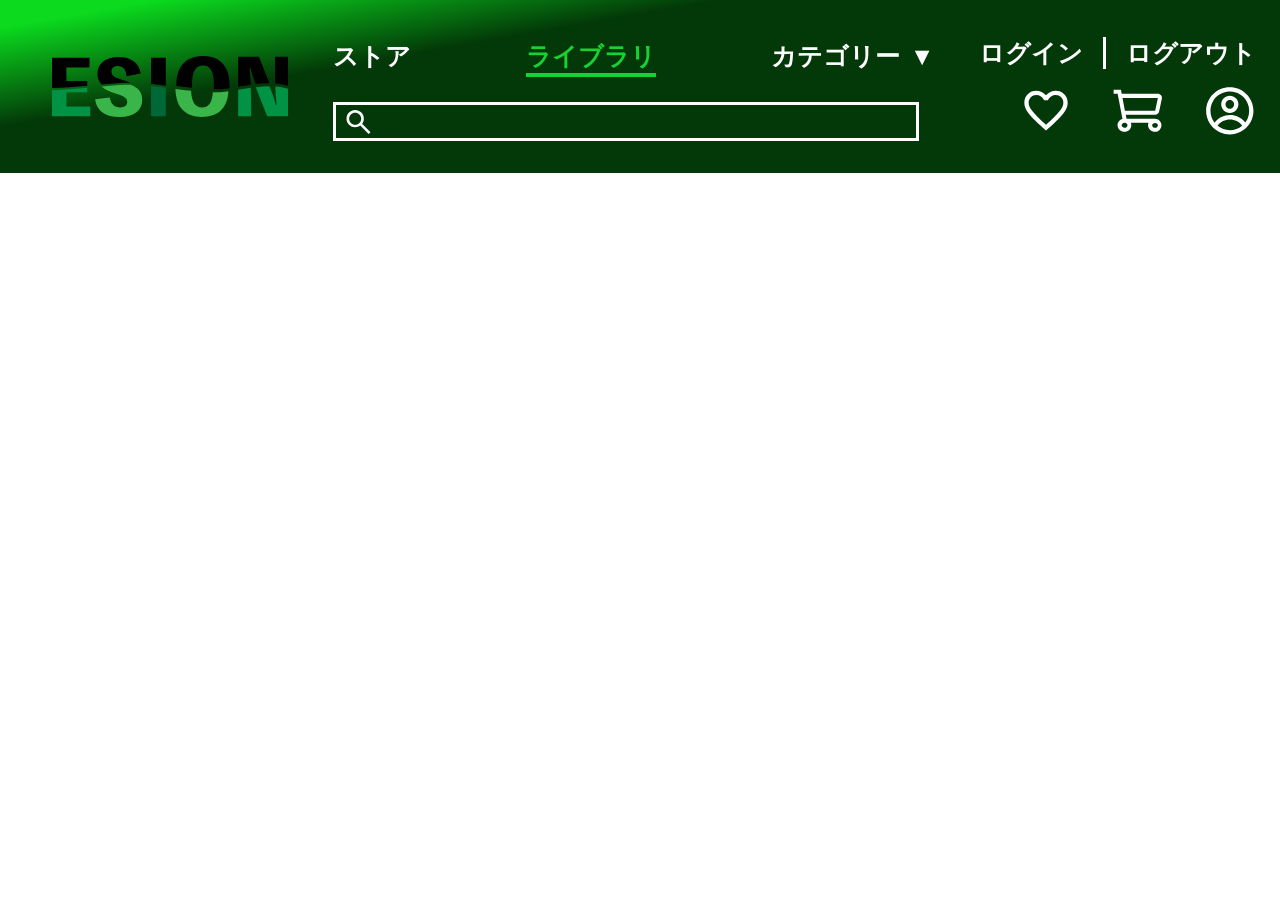
<file: frontend/header/header.html>
<!DOCTYPE html>
<html lang="ja">

<head>
  <meta charset="UTF-8">
  <meta name="viewport" content="width=device-width, initial-scale=1.0">
  <link rel="stylesheet" href="./header.css">
  <title>ESION</title>
</head>

<body>

  <header class="site-header">

    <div class="header-inner">

      <!-- ロゴ -->
      <div class="logo">
        <img src="../images/ESION_logo.svg" alt="ESIONロゴ">
      </div>

      <!-- 中央エリア -->
      <div class="center-area">

        <!-- ナビゲーション -->
        <nav class="main-nav">
          <a href="#">ストア</a>
          <a href="#" class="active">ライブラリ</a>

          <div class="category-area">
            <a href="#" id="categoryBtn">
              カテゴリー
              <span id="categoryArrow">▼</span>
            </a>

            <div class="category-menu" id="categoryMenu">
              <a href="#">カテゴリー名</a>
              <a href="#">カテゴリー名</a>
              <a href="#">カテゴリー名</a>
              <a href="#">カテゴリー名</a>
              <a href="#">カテゴリー名</a>
            </div>
          </div>
        </nav>

        <!-- 検索 -->
        <div class="search-area">

          <div class="search-box" id="searchBox">
            <img src="../images/検索マーク.svg" alt="検索">
            <input type="search">
          </div>

          <div class="search-result" id="searchResult">
            <h2>よく検索されているゲーム</h2>

            <div class="game-item"></div>
            <div class="game-item"></div>
            <div class="game-item"></div>
            <div class="game-item"></div>
          </div>

        </div>

      </div>

      <!-- 右側 -->
      <div class="header-right">

        <!-- ログイン -->
        <div class="auth-links">
          <a href="#">ログイン</a>
          <span>|</span>
          <a href="#">ログアウト</a>
        </div>

        <!-- アイコン -->
        <div class="icon-links">
          <a href="#">
            <img src="../images/いいねマーク.svg" alt="お気に入り">
          </a>

          <a href="#">
            <img src="../images/カートマーク.svg" alt="カート">
          </a>

          <a href="#">
            <img src="../images/アイコンマーク.svg" alt="マイページ">
          </a>
        </div>

      </div>

    </div>

  </header>

  <script src="../JavaScript/header.js"></script>

</body>

</html>
</file>
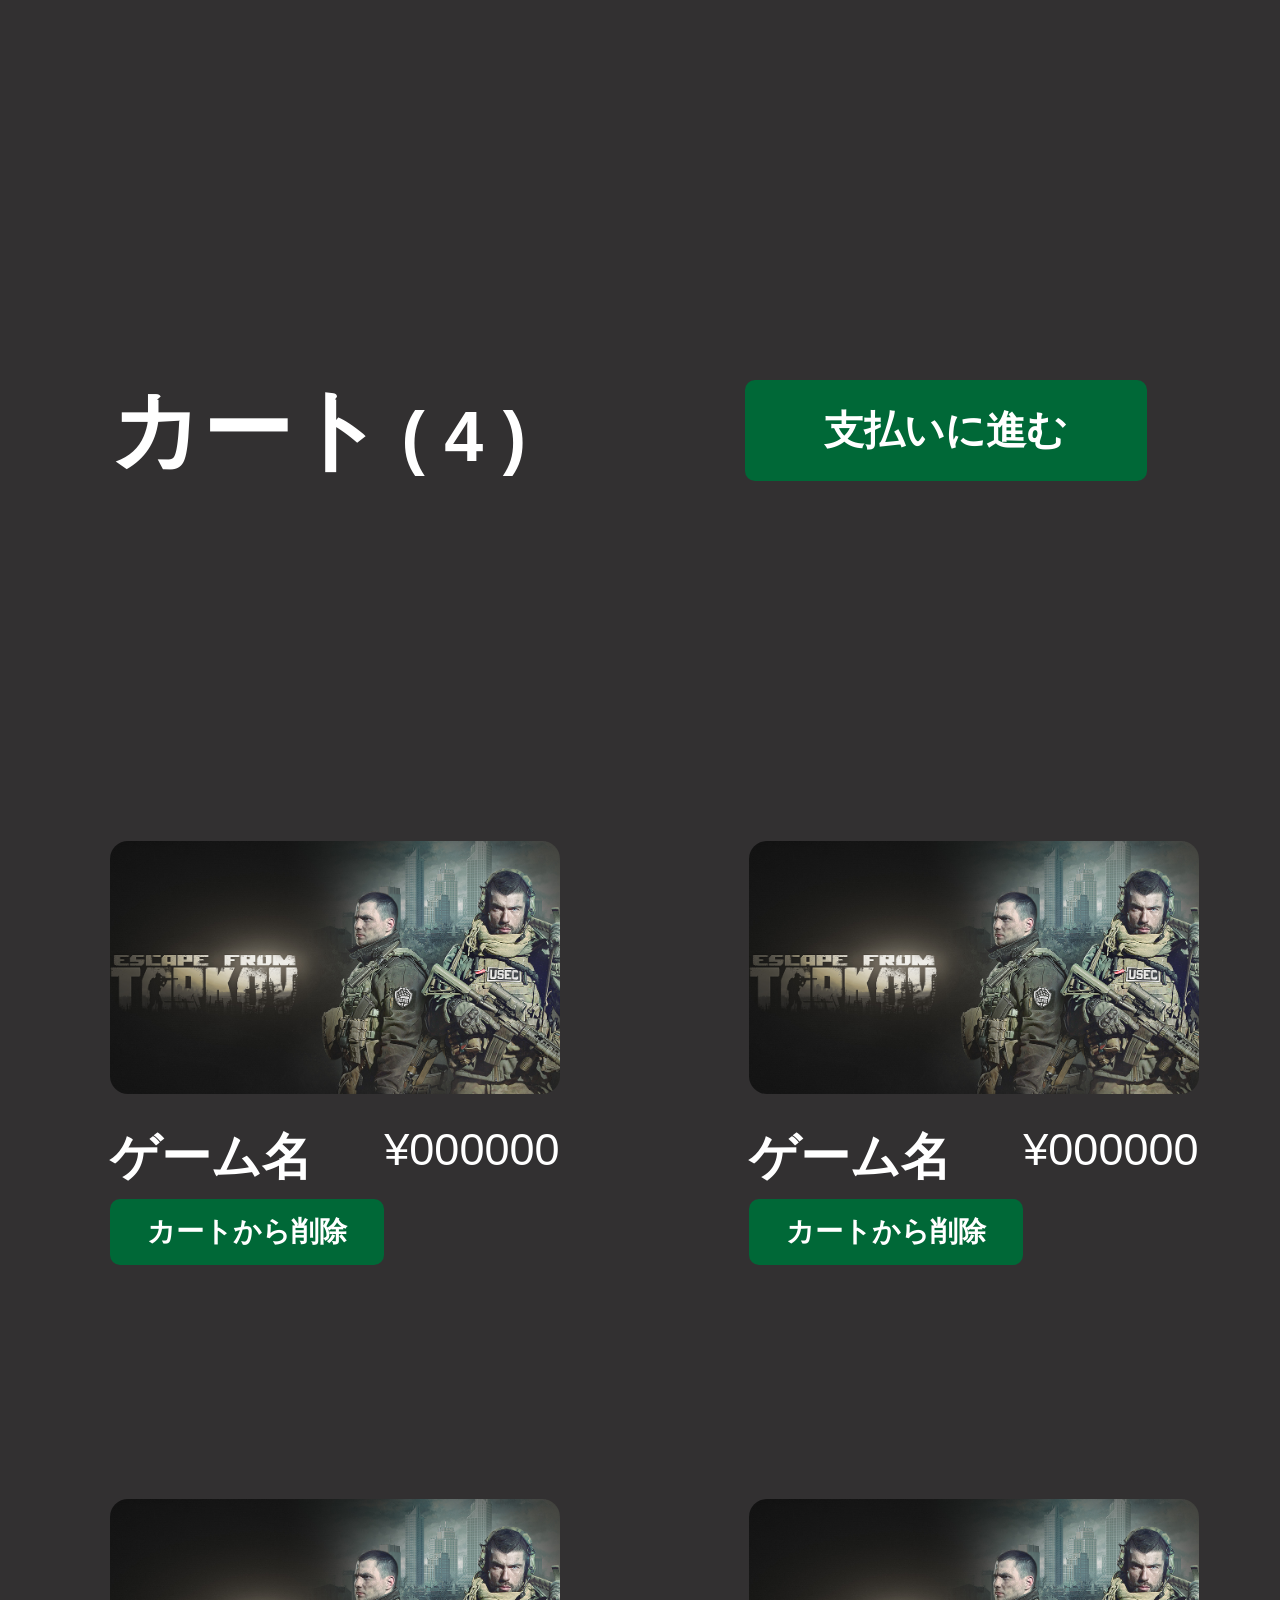
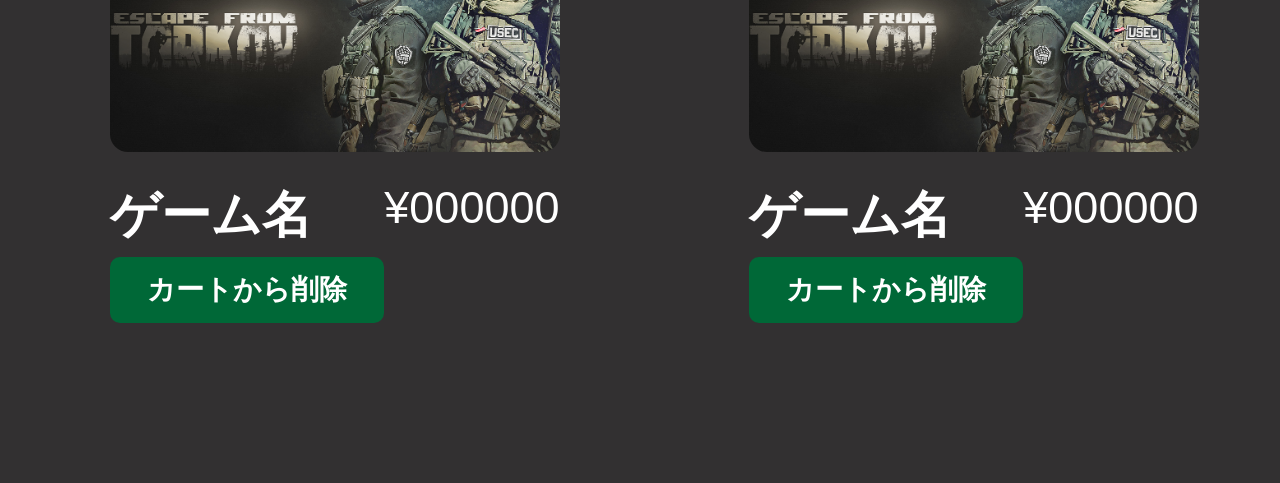
<file: frontend/HTML/cart.html>
<!DOCTYPE html>
<html lang="ja">

<head>
    <meta charset="UTF-8">
    <meta name="viewport" content="width=device-width, initial-scale=1.0">
    <link rel="stylesheet" href="../css/cart.css">
    <title>ESION</title>
</head>

<body>

    <main class="category-page cart-page">

        <section class="cart-header">
            <h1 class="cart-title">カート <span class="cart-count">( 4 )</span></h1>
            <button class="checkout-btn">支払いに進む</button>
        </section>

        <section class="cart-list">

            <article class="game-card cart-item">
                <div class="card-image">
                    <img src="../images/Karigazou.png" alt="ゲーム画像">
                </div>

                <div class="cart-meta">
                    <h2 class="card-title">ゲーム名</h2>
                    <p class="card-price">¥000000</p>
                </div>

                <button class="remove-btn">カートから削除</button>
            </article>

            <article class="game-card cart-item">
                <div class="card-image">
                    <img src="../images/Karigazou.png" alt="ゲーム画像">
                </div>

                <div class="cart-meta">
                    <h2 class="card-title">ゲーム名</h2>
                    <p class="card-price">¥000000</p>
                </div>

                <button class="remove-btn">カートから削除</button>
            </article>

            <article class="game-card cart-item">
                <div class="card-image">
                    <img src="../images/Karigazou.png" alt="ゲーム画像">
                </div>

                <div class="cart-meta">
                    <h2 class="card-title">ゲーム名</h2>
                    <p class="card-price">¥000000</p>
                </div>

                <button class="remove-btn">カートから削除</button>
            </article>

            <article class="game-card cart-item">
                <div class="card-image">
                    <img src="../images/Karigazou.png" alt="ゲーム画像">
                </div>

                <div class="cart-meta">
                    <h2 class="card-title">ゲーム名</h2>
                    <p class="card-price">¥000000</p>
                </div>

                <button class="remove-btn">カートから削除</button>
            </article>

        </section>

    </main>

</body>

</html>
</file>
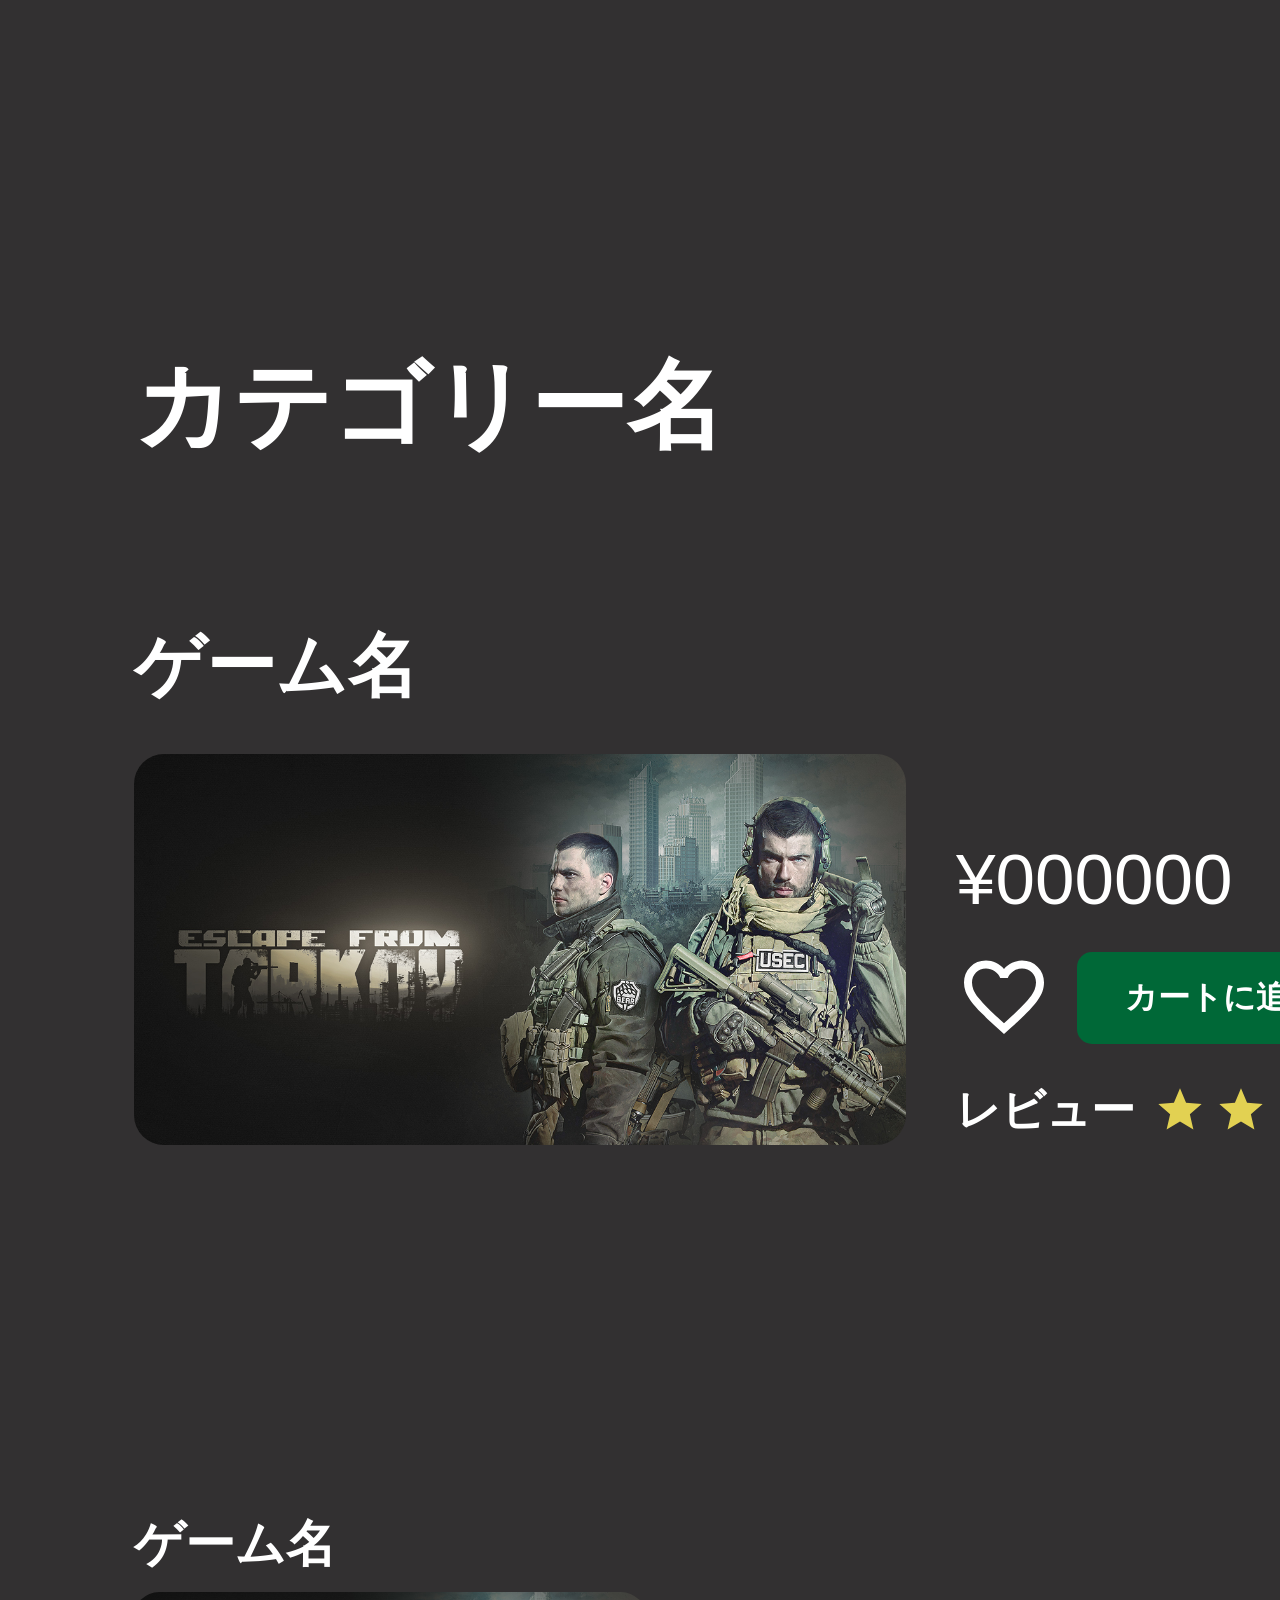
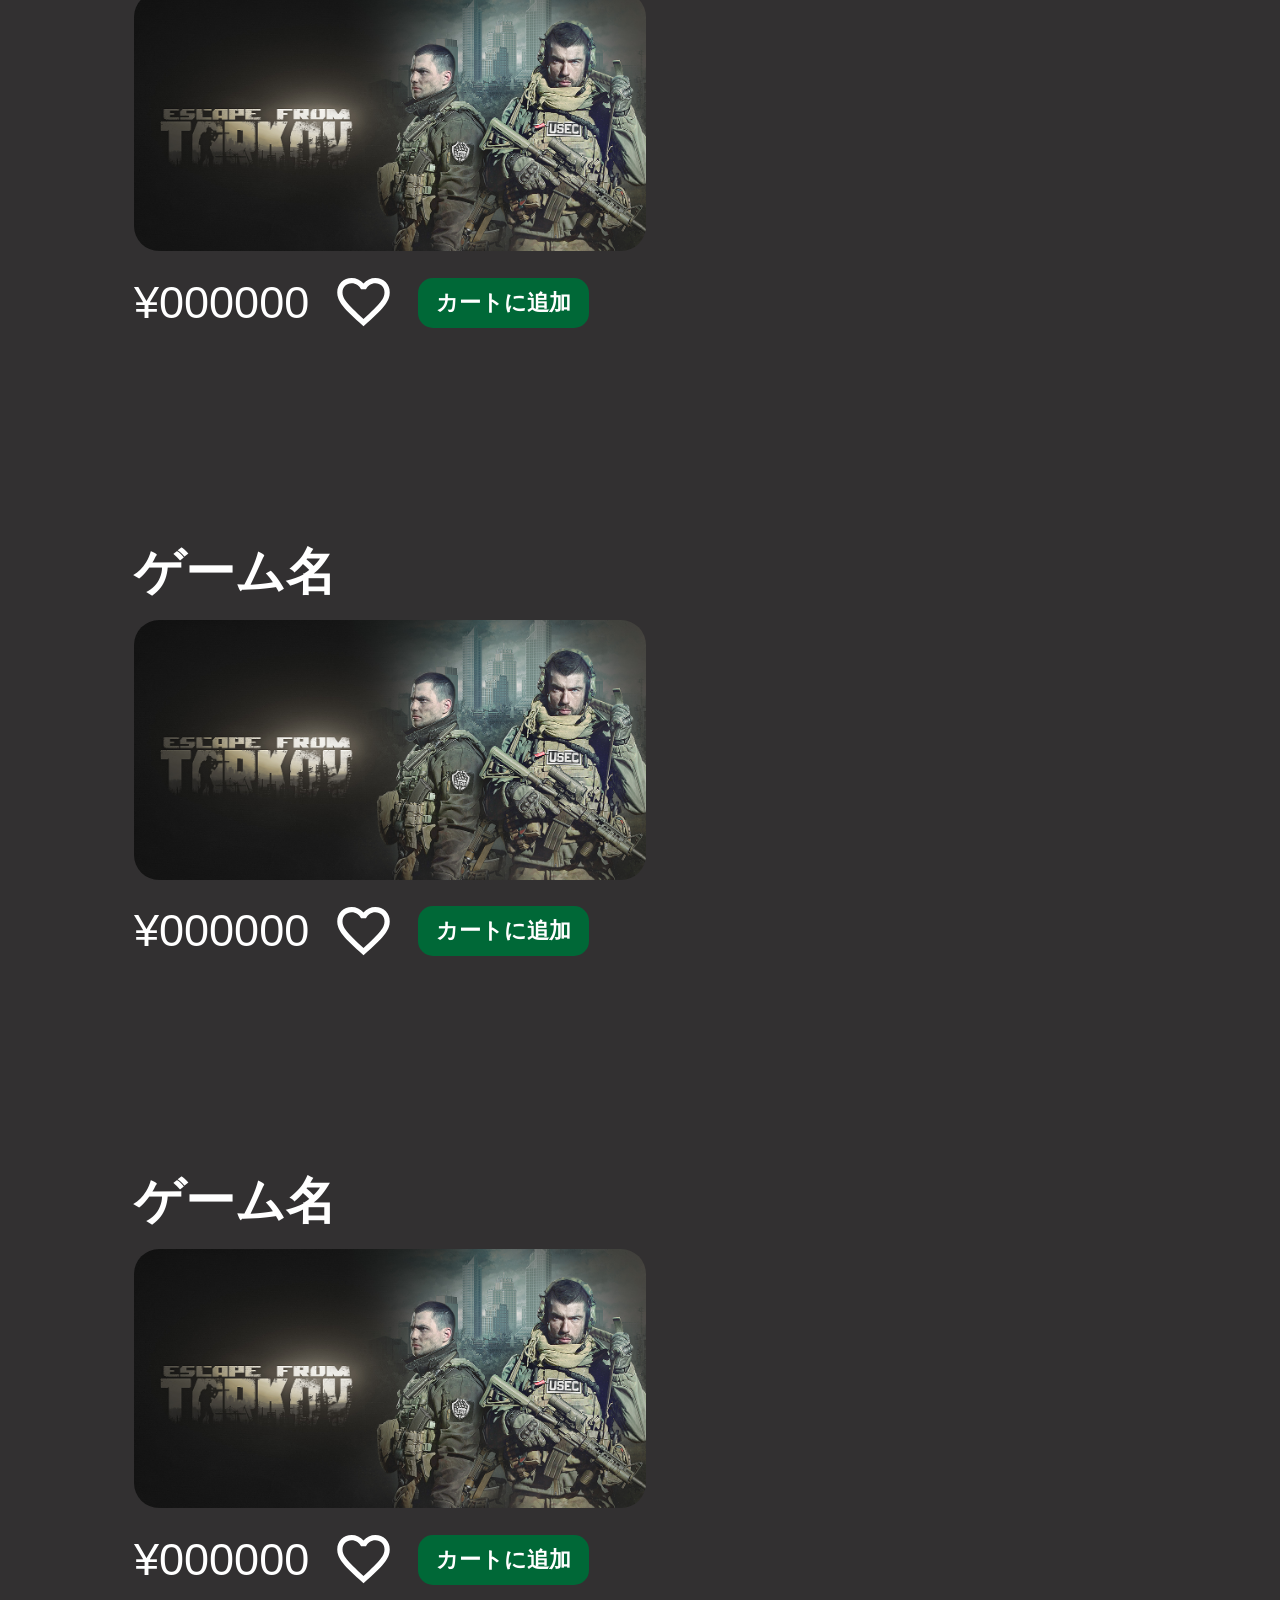
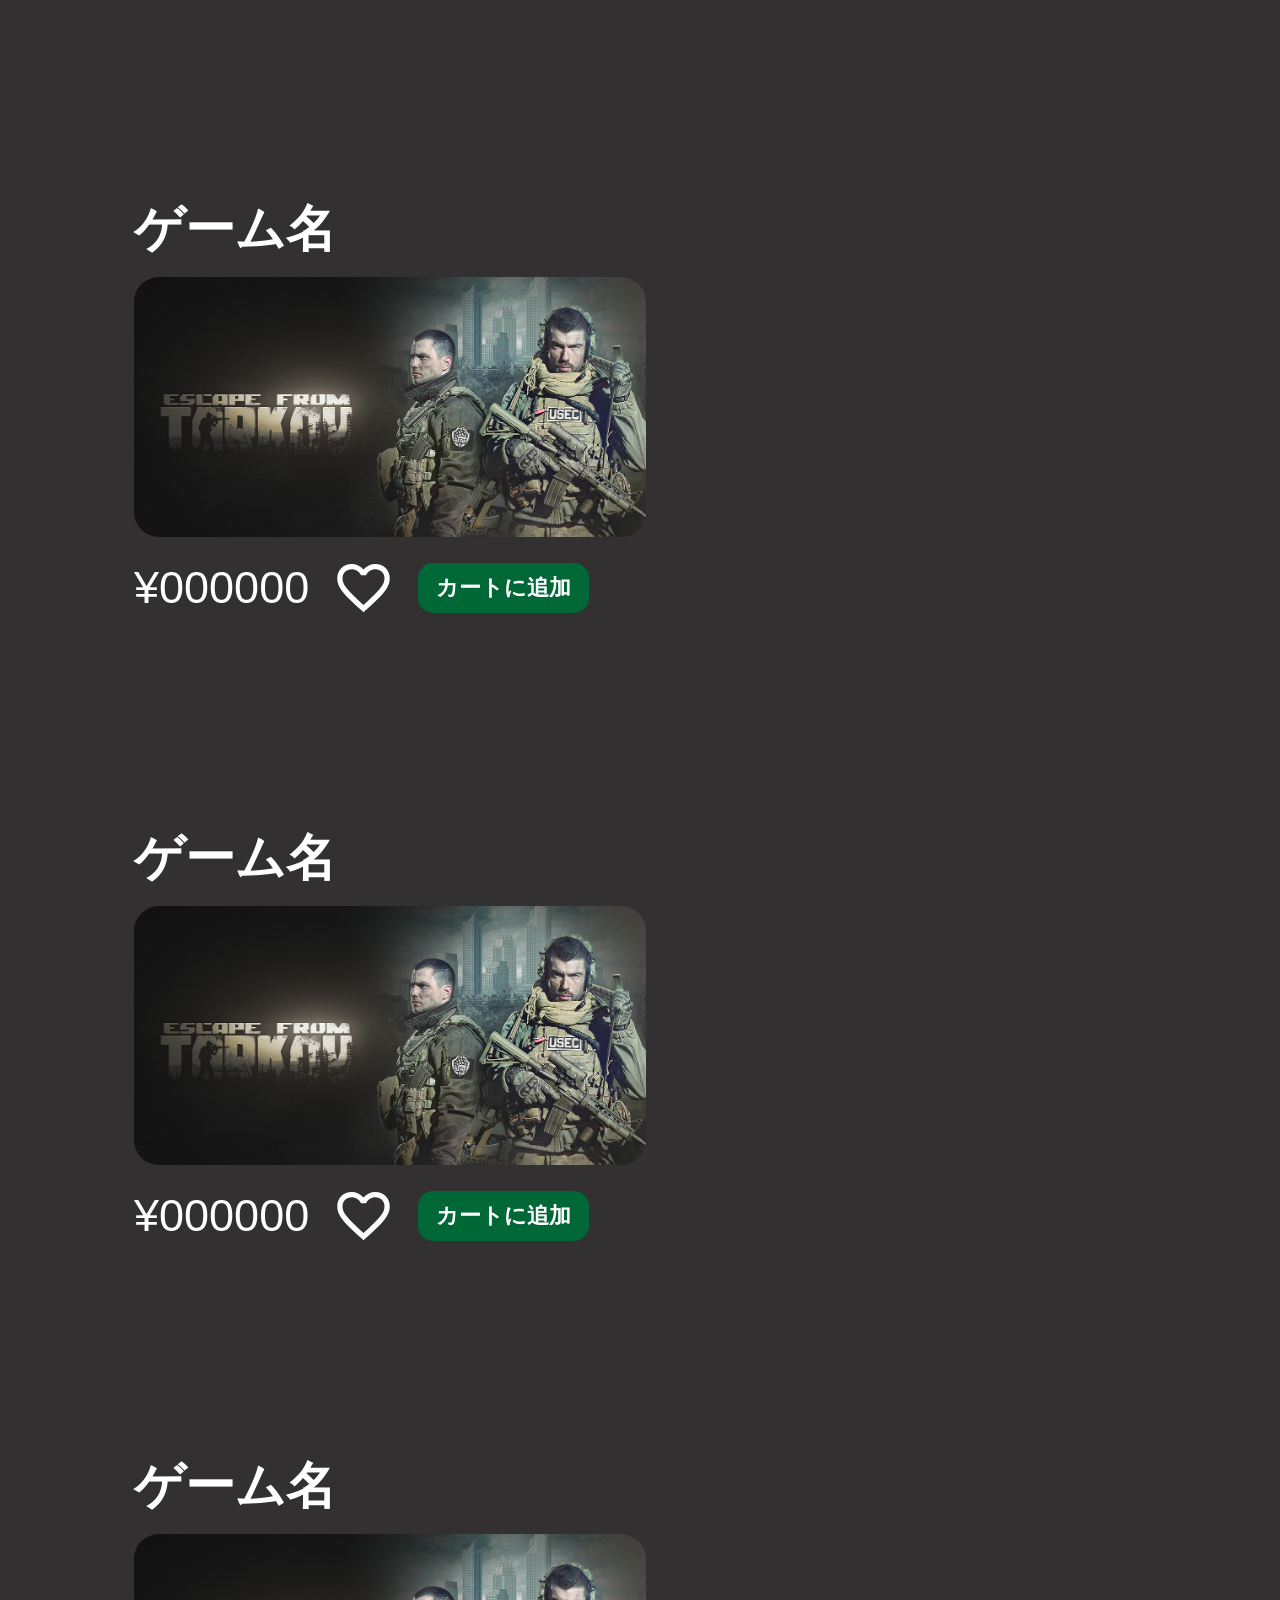
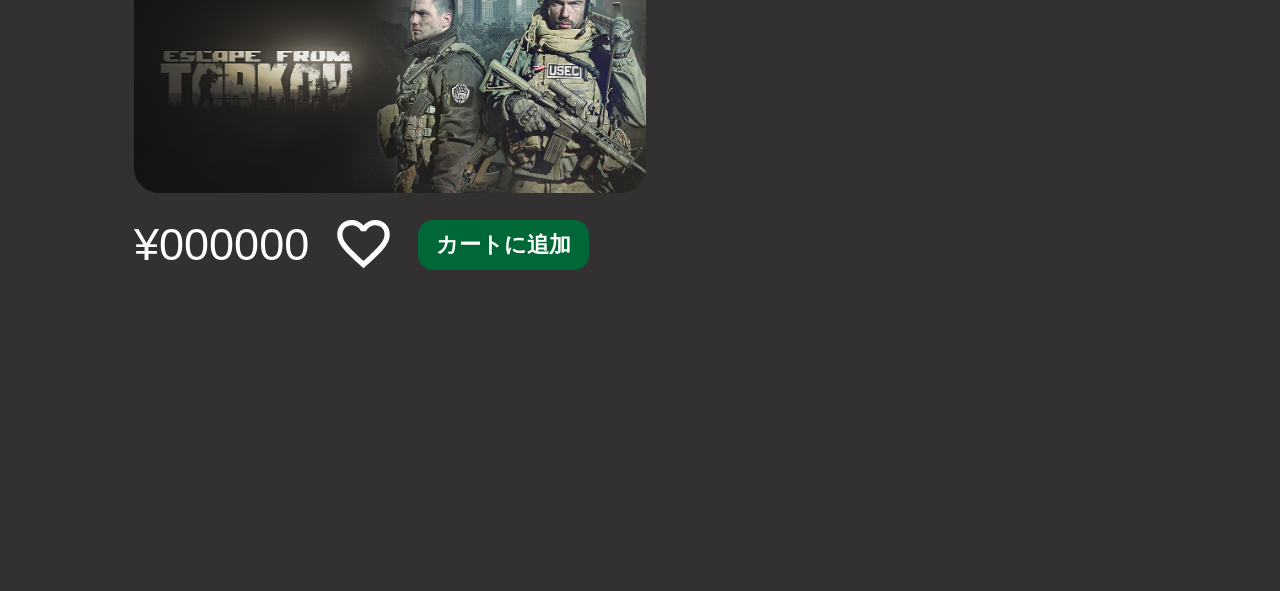
<file: frontend/HTML/category.html>
<!DOCTYPE html>
<html lang="ja">

<head>
  <meta charset="UTF-8">
  <meta name="viewport" content="width=device-width, initial-scale=1.0">
  <link rel="stylesheet" href="../css/category.css">
  <title>ESION</title>
</head>

<body>

  <main class="category-page">

    <!-- カテゴリータイトル -->
    <h1 class="category-title">カテゴリー名</h1>

    <!-- 注目ゲーム -->
    <section class="featured-game">

      <h2 class="game-title">ゲーム名</h2>

      <div class="featured-content">

        <!-- ゲーム画像 -->
        <div class="game-image">
          <img src="../images/Karigazou.png" alt="ゲーム画像">
        </div>

        <!-- ゲーム情報 -->
        <div class="game-info">

          <p class="game-price">¥000000</p>

          <div class="game-action">
            <img src="../images/いいねマーク.svg" alt="お気に入り" class="favorite-icon">
            <button class="cart-btn">カートに追加</button>
          </div>

          <div class="game-review">
            <span>レビュー</span>
            <img src="../images/star1.svg" alt="★">
            <img src="../images/star1.svg" alt="★">
            <img src="../images/star1.svg" alt="★">
            <img src="../images/star2.svg" alt="☆">
            <img src="../images/star2.svg" alt="☆">
          </div>

        </div>

      </div>

    </section>

    <!-- ゲーム一覧 -->
    <section class="game-list">

      <article class="game-card">

        <h3 class="card-title">ゲーム名</h3>

        <div class="card-image">
          <img src="../images/Karigazou.png" alt="ゲーム画像">
        </div>

        <div class="card-info">
          <p class="card-price">¥000000</p>

          <img src="../images/いいねマーク.svg" alt="お気に入り" class="favorite-icon">

          <button class="card-cart-btn">カートに追加</button>
        </div>

      </article>

      <article class="game-card">

        <h3 class="card-title">ゲーム名</h3>

        <div class="card-image">
          <img src="../images/Karigazou.png" alt="ゲーム画像">
        </div>

        <div class="card-info">
          <p class="card-price">¥000000</p>

          <img src="../images/いいねマーク.svg" alt="お気に入り" class="favorite-icon">

          <button class="card-cart-btn">カートに追加</button>
        </div>

      </article>

      <article class="game-card">

        <h3 class="card-title">ゲーム名</h3>

        <div class="card-image">
          <img src="../images/Karigazou.png" alt="ゲーム画像">
        </div>

        <div class="card-info">
          <p class="card-price">¥000000</p>

          <img src="../images/いいねマーク.svg" alt="お気に入り" class="favorite-icon">

          <button class="card-cart-btn">カートに追加</button>
        </div>

      </article>

      <article class="game-card">

        <h3 class="card-title">ゲーム名</h3>

        <div class="card-image">
          <img src="../images/Karigazou.png" alt="ゲーム画像">
        </div>

        <div class="card-info">
          <p class="card-price">¥000000</p>

          <img src="../images/いいねマーク.svg" alt="お気に入り" class="favorite-icon">

          <button class="card-cart-btn">カートに追加</button>
        </div>

      </article>

      <article class="game-card">

        <h3 class="card-title">ゲーム名</h3>

        <div class="card-image">
          <img src="../images/Karigazou.png" alt="ゲーム画像">
        </div>

        <div class="card-info">
          <p class="card-price">¥000000</p>

          <img src="../images/いいねマーク.svg" alt="お気に入り" class="favorite-icon">

          <button class="card-cart-btn">カートに追加</button>
        </div>

      </article>

      <article class="game-card">

        <h3 class="card-title">ゲーム名</h3>

        <div class="card-image">
          <img src="../images/Karigazou.png" alt="ゲーム画像">
        </div>

        <div class="card-info">
          <p class="card-price">¥000000</p>

          <img src="../images/いいねマーク.svg" alt="お気に入り" class="favorite-icon">

          <button class="card-cart-btn">カートに追加</button>
        </div>

      </article>

    </section>

  </main>

</body>

</html>
</file>
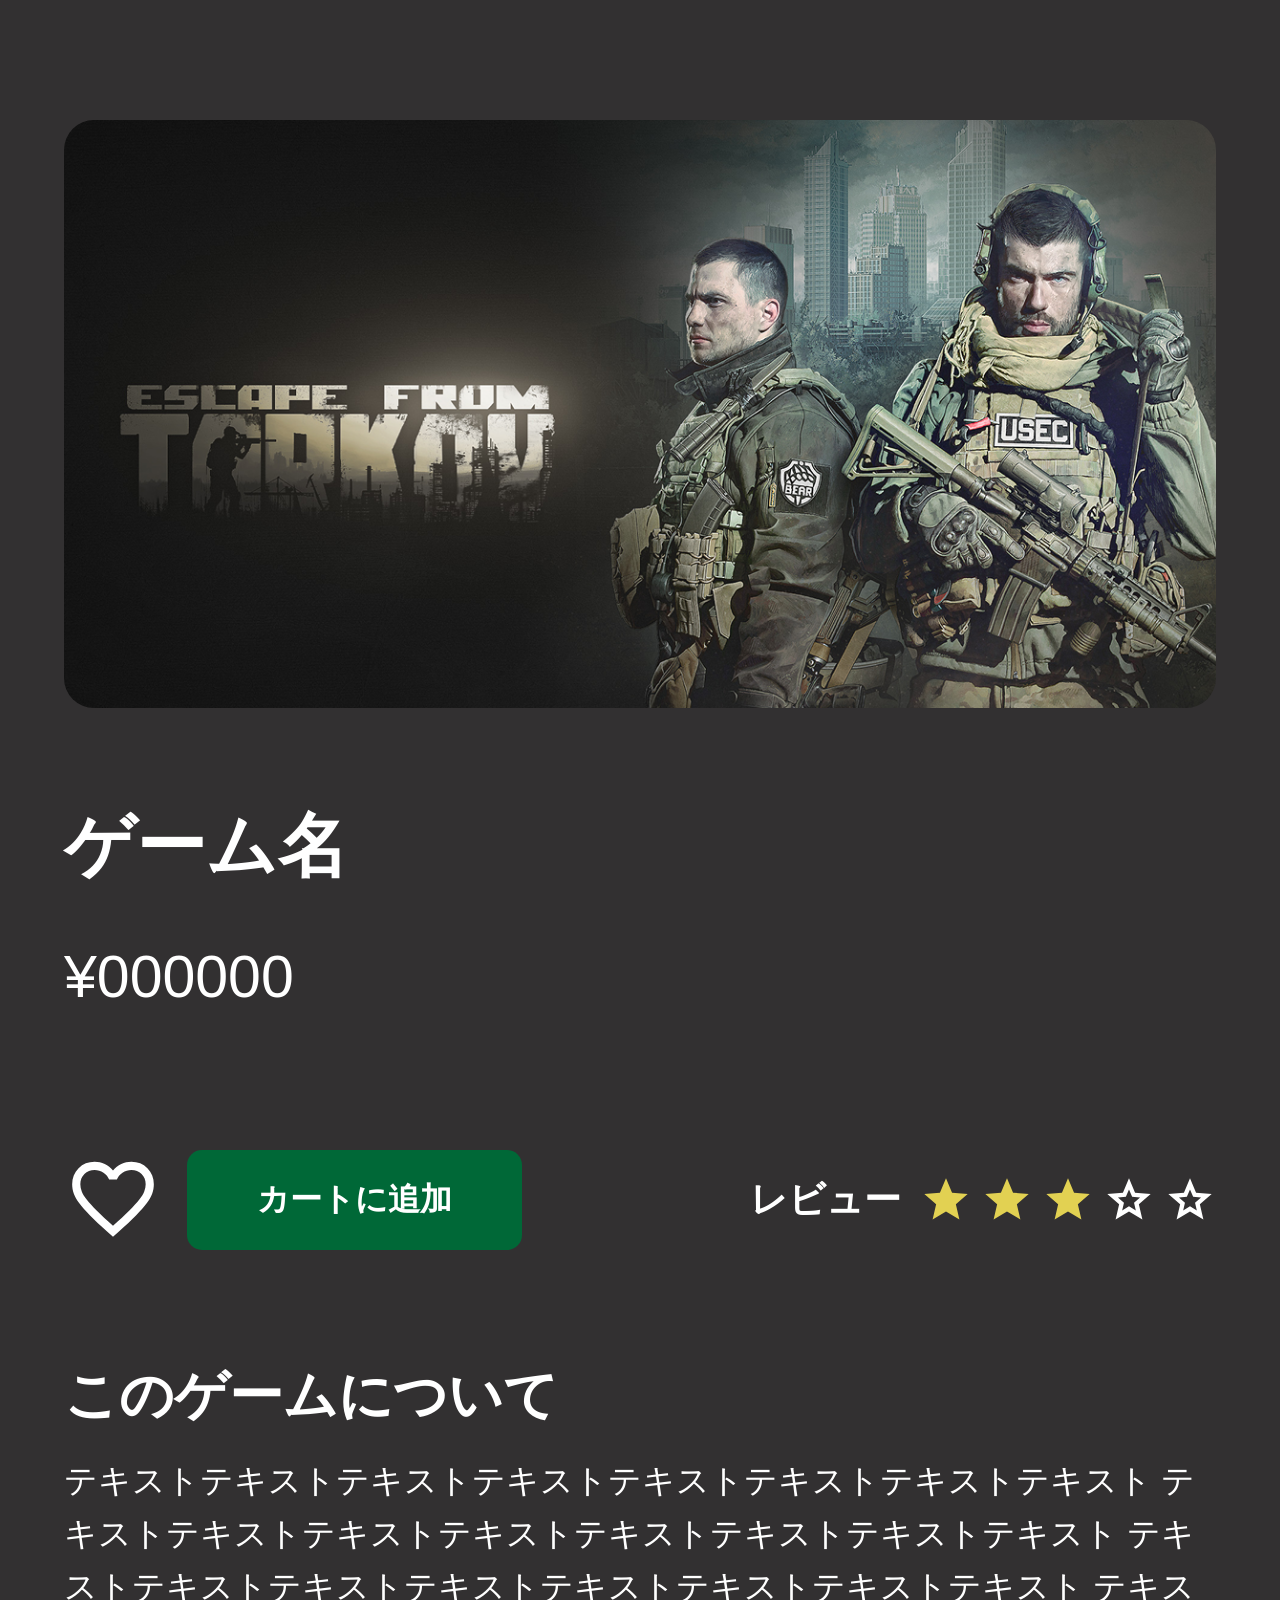
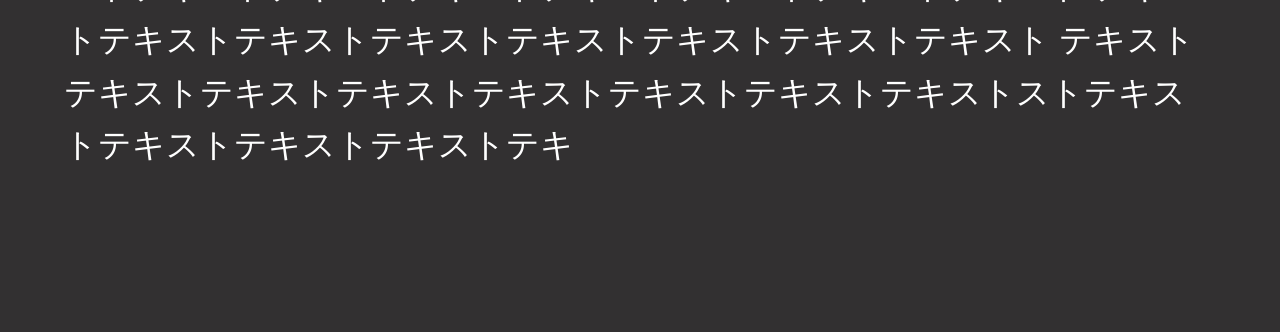
<file: frontend/HTML/detail.html>
<!DOCTYPE html>
<html lang="ja">

<head>
    <meta charset="UTF-8">
    <meta name="viewport" content="width=device-width, initial-scale=1.0">
    <link rel="stylesheet" href="../css/detail.css">
    <title>ESION</title>
</head>

<body>

    <main class="category-page detail-page">

        <section class="featured-game">

            <div class="featured-content">

                <div class="game-image">
                    <img src="../images/Karigazou.png" alt="ゲーム画像">
                </div>

                <div class="game-detail-body">

                    <h1 class="game-title">ゲーム名</h1>

                    <div class="game-info">

                        <p class="game-price">¥000000</p>

                        <div class="game-meta-row">

                            <div class="game-action">
                                <img src="../images/いいねマーク.svg" alt="お気に入り" class="favorite-icon">
                                <button class="cart-btn">カートに追加</button>
                            </div>

                            <div class="game-review">
                                <span>レビュー</span>
                                <img src="../images/star1.svg" alt="評価">
                                <img src="../images/star1.svg" alt="評価">
                                <img src="../images/star1.svg" alt="評価">
                                <img src="../images/star2.svg" alt="評価">
                                <img src="../images/star2.svg" alt="評価">
                            </div>

                        </div>

                        <section class="game-description">
                            <h2 class="description-title">このゲームについて</h2>
                            <p class="description-text">
                                テキストテキストテキストテキストテキストテキストテキストテキスト
                                テキストテキストテキストテキストテキストテキストテキストテキスト
                                テキストテキストテキストテキストテキストテキストテキストテキスト
                                テキストテキストテキストテキストテキストテキストテキストテキスト
                                テキストテキストテキストテキストテキストテキストテキストテキストストテキストテキストテキストテキストテキ
                            </p>
                        </section>

                    </div>
                </div>

            </div>

        </section>

    </main>

</body>

</html>
</file>
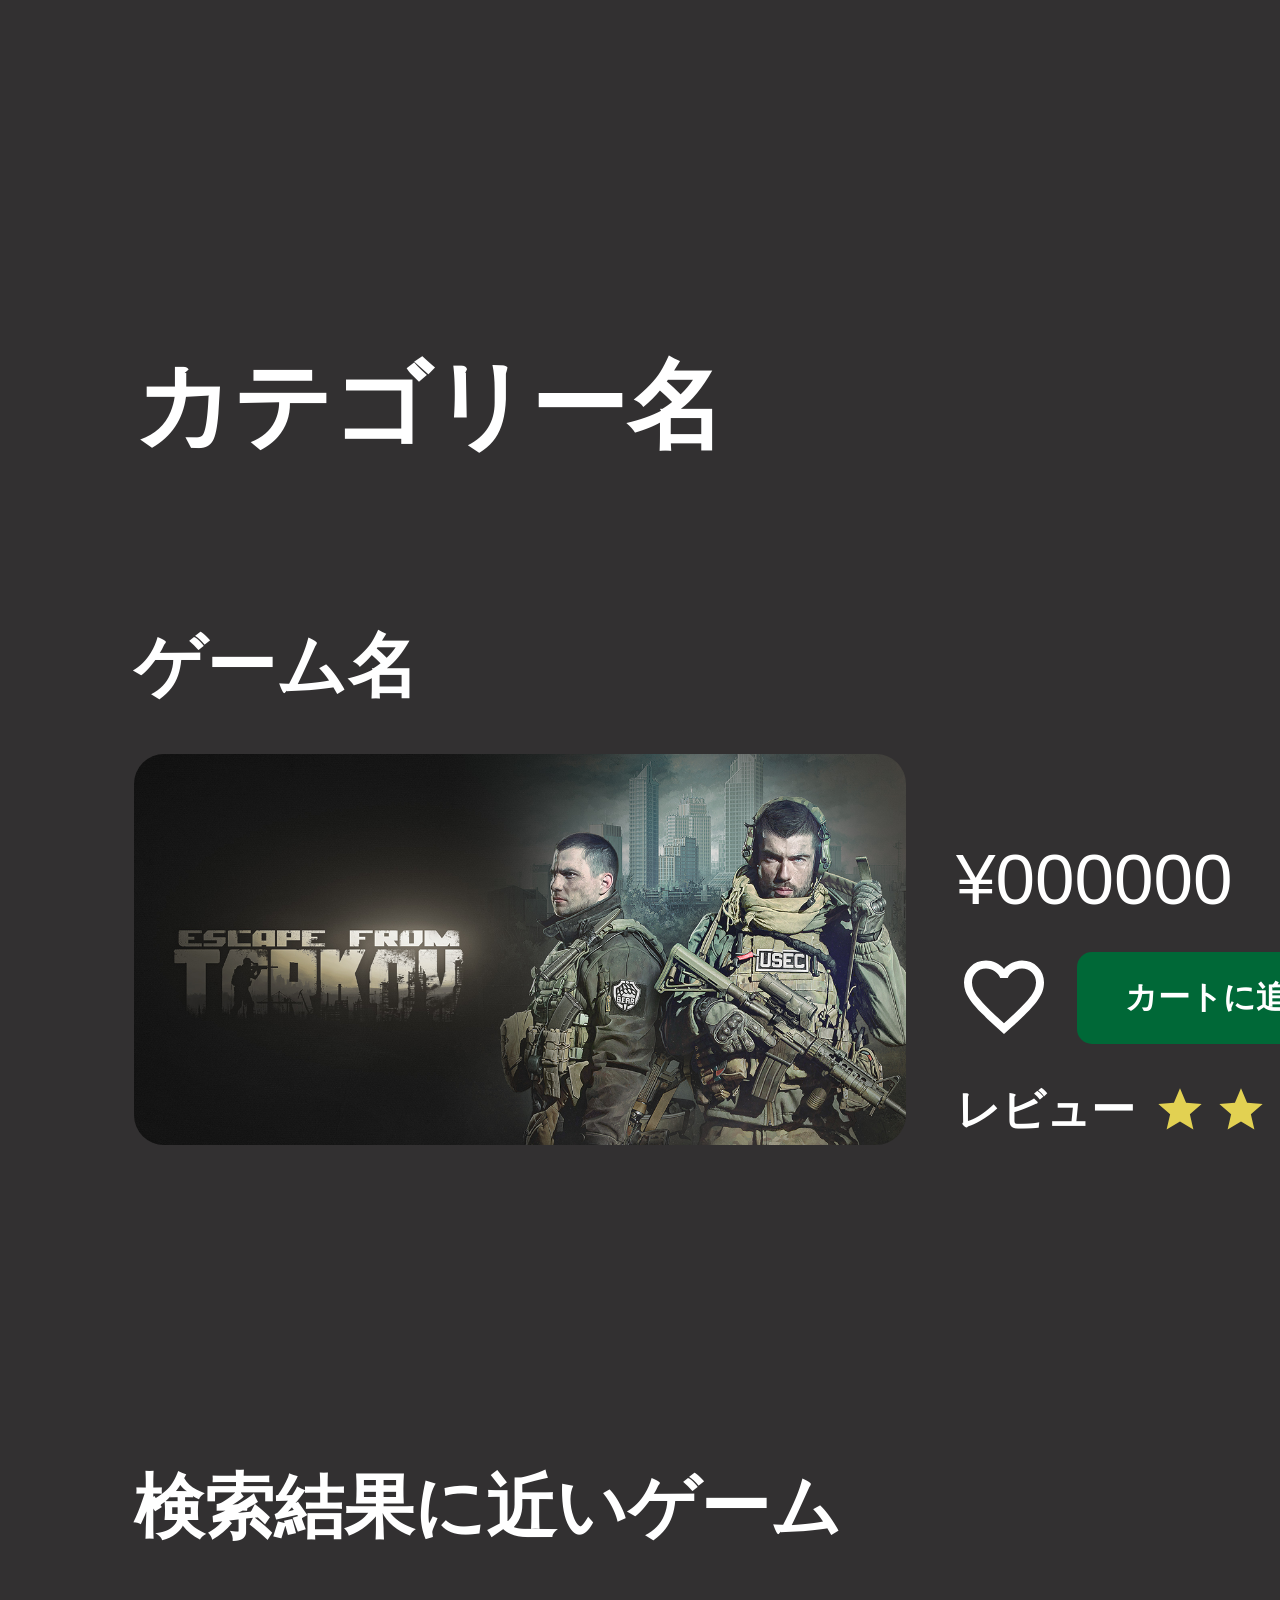
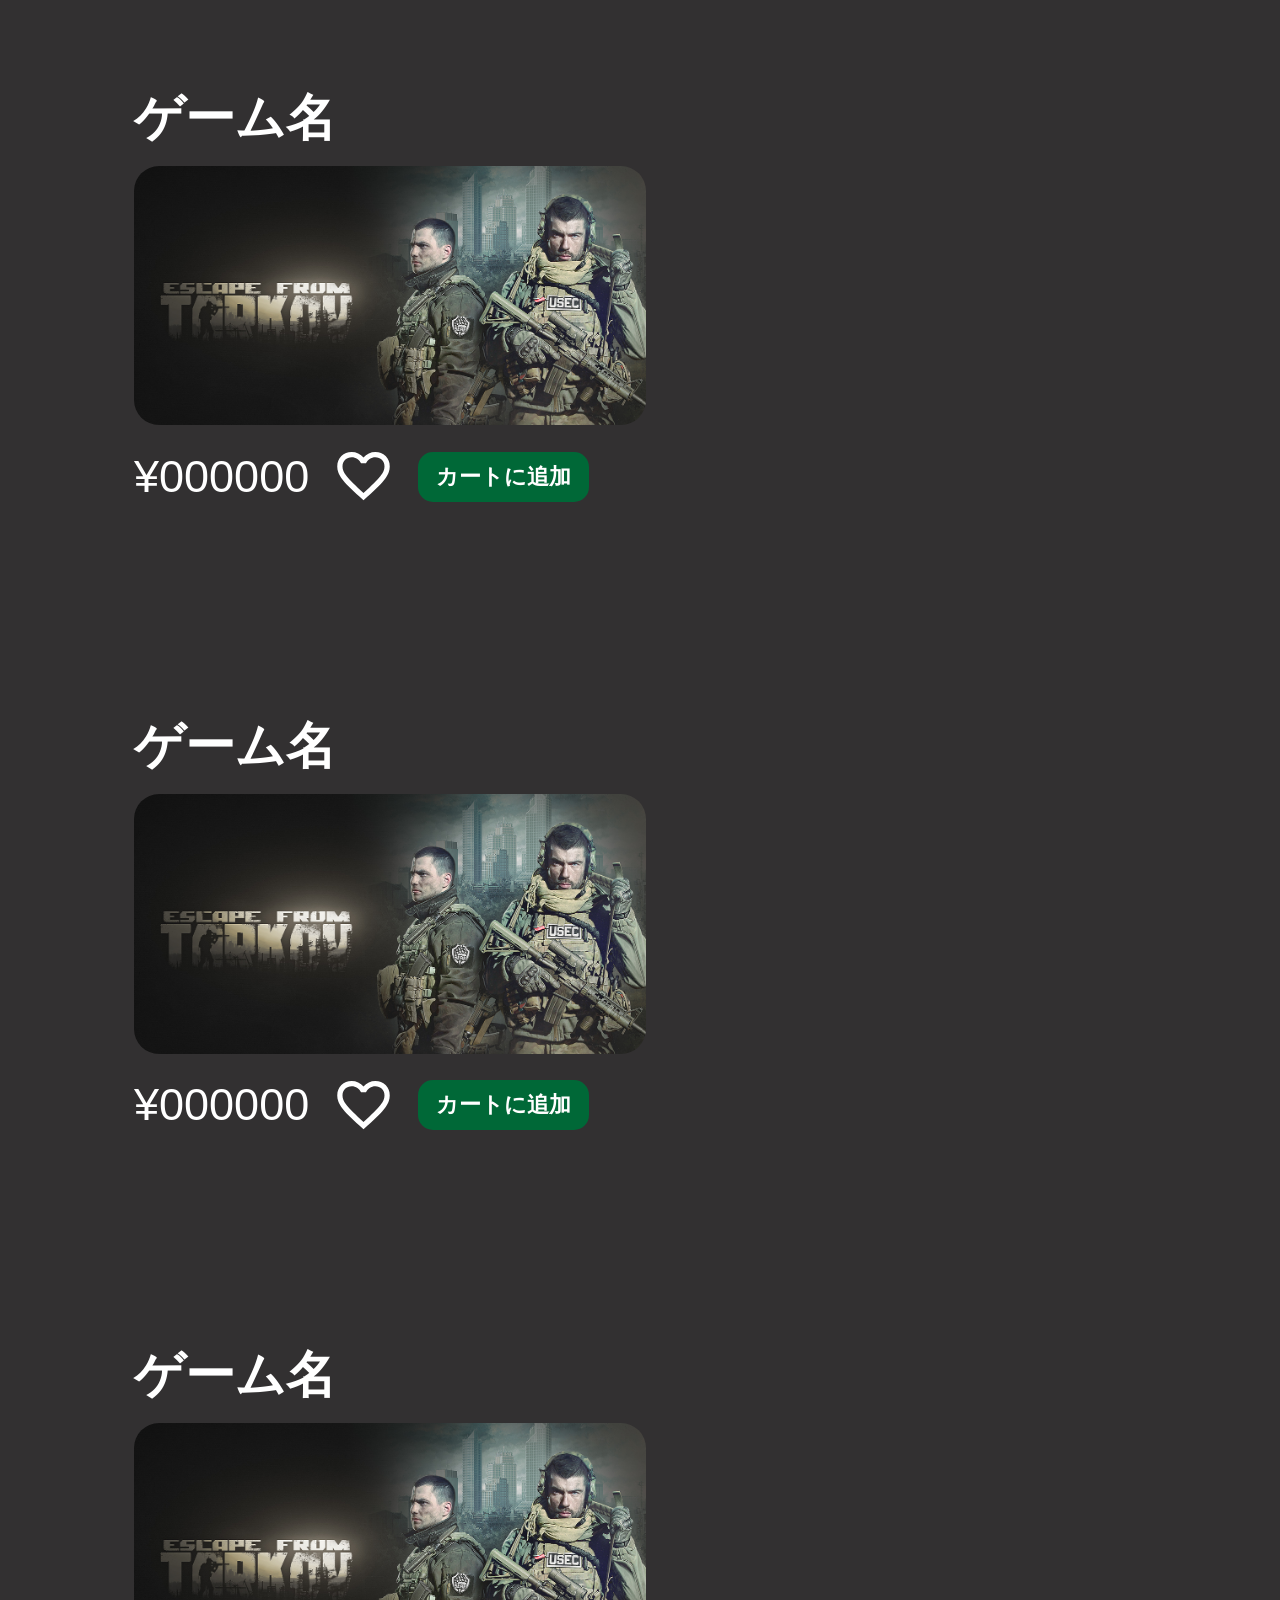
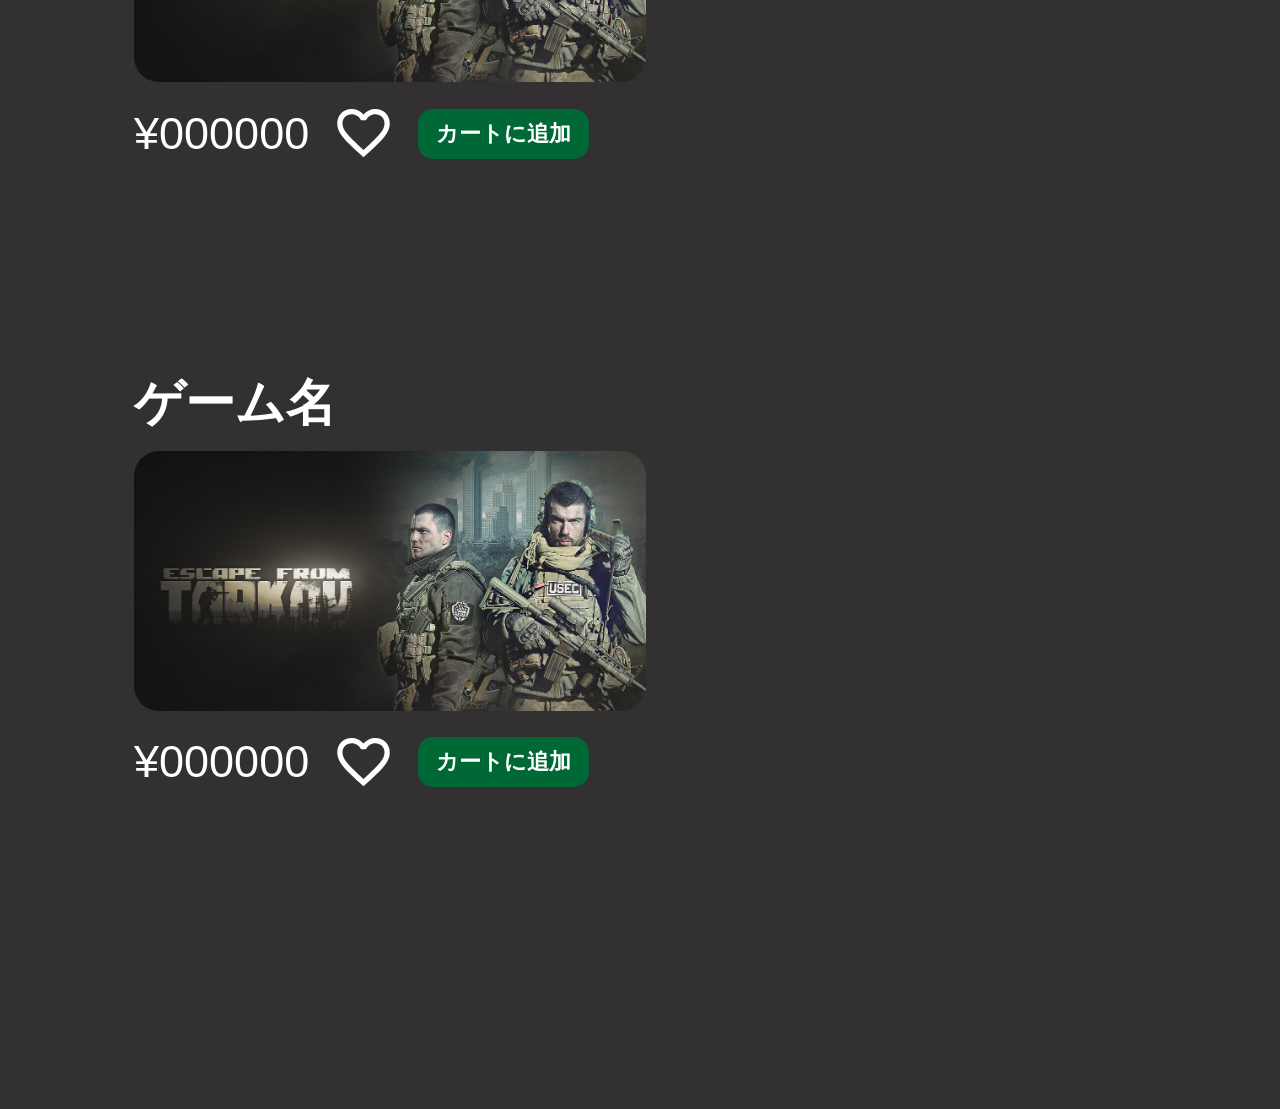
<file: frontend/HTML/search.html>
<!DOCTYPE html>
<html lang="ja">

<head>
  <meta charset="UTF-8">
  <meta name="viewport" content="width=device-width, initial-scale=1.0">
  <link rel="stylesheet" href="../css/search.css">
  <title>ESION</title>
</head>

<body>

  <main class="category-page">

    <!-- 検索結果タイトル -->
    <h1 class="category-title">カテゴリー名</h1>

    <!-- 検索結果トップ -->
    <section class="featured-game">

      <h2 class="game-title">ゲーム名</h2>

      <div class="featured-content">

        <!-- ゲーム画像 -->
        <div class="game-image">
          <img src="../images/Karigazou.png" alt="ゲーム画像">
        </div>

        <!-- ゲーム情報 -->
        <div class="game-info">

          <p class="game-price">¥000000</p>

          <div class="game-action">
            <img src="../images/いいねマーク.svg" alt="お気に入り" class="favorite-icon">
            <button class="cart-btn">カートに追加</button>
          </div>

          <div class="game-review">
            <span>レビュー</span>
            <img src="../images/star1.svg" alt="★">
            <img src="../images/star1.svg" alt="★">
            <img src="../images/star1.svg" alt="★">
            <img src="../images/star2.svg" alt="☆">
            <img src="../images/star2.svg" alt="☆">
          </div>

        </div>

      </div>

    </section>

    <!-- 検索結果一覧 -->
    <section class="game-list">

      <h2 class="list-title">検索結果に近いゲーム</h2>

      <div class="game-grid">

        <article class="game-card">

          <h3 class="card-title">ゲーム名</h3>

          <div class="card-image">
            <img src="../images/Karigazou.png" alt="ゲーム画像">
          </div>

          <div class="card-info">
            <p class="card-price">¥000000</p>

            <img src="../images/いいねマーク.svg" alt="お気に入り" class="favorite-icon">

            <button class="card-cart-btn">カートに追加</button>
          </div>

        </article>

        <article class="game-card">

          <h3 class="card-title">ゲーム名</h3>

          <div class="card-image">
            <img src="../images/Karigazou.png" alt="ゲーム画像">
          </div>

          <div class="card-info">
            <p class="card-price">¥000000</p>

            <img src="../images/いいねマーク.svg" alt="お気に入り" class="favorite-icon">

            <button class="card-cart-btn">カートに追加</button>
          </div>

        </article>

        <article class="game-card">

          <h3 class="card-title">ゲーム名</h3>

          <div class="card-image">
            <img src="../images/Karigazou.png" alt="ゲーム画像">
          </div>

          <div class="card-info">
            <p class="card-price">¥000000</p>

            <img src="../images/いいねマーク.svg" alt="お気に入り" class="favorite-icon">

            <button class="card-cart-btn">カートに追加</button>
          </div>

        </article>

        <article class="game-card">

          <h3 class="card-title">ゲーム名</h3>

          <div class="card-image">
            <img src="../images/Karigazou.png" alt="ゲーム画像">
          </div>

          <div class="card-info">
            <p class="card-price">¥000000</p>

            <img src="../images/いいねマーク.svg" alt="お気に入り" class="favorite-icon">

            <button class="card-cart-btn">カートに追加</button>
          </div>

        </article>

      </div>

    </section>

  </main>

</body>

</html>
</file>
<file: frontend/header/header.css>
/* =========================
   リセット
========================= */
* {
  margin: 0;
  padding: 0;
  box-sizing: border-box;
}

/* =========================
   ヘッダー
========================= */
.site-header {
  background: linear-gradient(170deg, #0BDA1E 7%, #033808 32%);
}

.header-inner {
  max-width: 1440px;
  margin: 0 24px 0 52px;

  display: flex;
  justify-content: space-between;
  align-items: center;
}

/* =========================
   ロゴ
========================= */
.logo {
  width: 236px;
}

.logo img {
  width: 100%;
  display: block;
}

/* =========================
   中央エリア
========================= */
.center-area {
  display: flex;
  flex-direction: column;
}

/* =========================
   ナビゲーション
========================= */
.main-nav {
  display: flex;
  gap: 115px;

  margin-top: 40px;
}

.main-nav a {
  color: white;
  font-size: 25px;
  font-weight: 700;
  text-decoration: none;
}

.main-nav .active {
  color: #18D234;
  border-bottom: 4px solid #18D234;
}

/* =========================
   検索
========================= */
.search-area {
  position: relative;
}

.search-box {
  width: 586px;
  height: 39px;

  display: flex;
  align-items: center;

  padding: 0 10px;
  margin: 25px 0 32px;

  border: 3px solid white;
}

.search-box img {
  width: 25px;
  height: 24px;
}

.search-box input {
  flex: 1;

  margin-left: 15px;

  background: transparent;
  border: none;
  outline: none;

  color: white;
}

.search-result {
  position: absolute;
  top: calc(100% - 20px);
  left: 0;

  width: 549px;
  padding: 30px;

  background: #1C341E;

  display: none;
  z-index: 100;
}

.search-result h2 {
  margin-bottom: 30px;

  color: white;
  font-size: 22px;
}

.game-item {
  height: 68px;
  margin-bottom: 20px;

  background: #aaa;
}

/* =========================
   カテゴリー
========================= */
.category-area {
  position: relative;
}

#categoryBtn {
  display: flex;
  align-items: center;
  gap: 10px;
}

#categoryArrow {
  display: inline-block;
  transition: transform 0.3s;
}

#categoryArrow.open {
  transform: rotate(180deg);
}

.category-menu {
  position: absolute;
  top: 100%;
  left: 0;

  width: 212px;
  padding: 30px;

  background: #1D341E;

  display: none;
  z-index: 100;
}

.category-menu a {
  display: block;

  margin-bottom: 20px;

  color: white;
  font-size: 21px;
  font-weight: 700;
  text-decoration: none;
}

.category-menu a:last-child {
  margin-bottom: 0;
}

/* =========================
   右側
========================= */
.header-right {
  display: flex;
  flex-direction: column;
  align-items: flex-end;
}

.auth-links {
  display: flex;
  align-items: center;

  margin-bottom: 15px;
}

.auth-links a {
  color: white;
  font-size: 25px;
  font-weight: 700;
  text-decoration: none;
}

.auth-links span {
  width: 3px;
  height: 32px;

  margin: 0 20px;

  background: white;
  font-size: 0;
}

.icon-links {
  display: flex;
  gap: 40px;
}

.icon-links img {
  display: block;
  width: 52px;
  height: 52px;
}
</file>
<file: frontend/css/cart.css>
html,
body {
    margin: 0;
    padding: 0;
}

body {
    background-color: #323031;
    color: #ffffff;
    font-family: sans-serif;
}


/* ページ全体 */
.category-page.cart-page {
    width: 100%;
    max-width: 1440px;
    margin: 0 auto;
    padding: 120px 64px 160px;
    box-sizing: border-box;
}


/* 上部：カートタイトルと支払いボタン*/
.cart-header {
    width: 1061px;
    margin: 260px auto 360px;
    display: grid;
    grid-template-columns: max-content 402px;
    column-gap: 219px;
    align-items: center;
}

.cart-title {
    margin: 0;
    display: flex;
    align-items: baseline;
    gap: 18px;
    font-size: 90px;
    font-weight: 700;
    line-height: 1.1;
}

.cart-count {
    font-size: 70px;
    font-weight: 700;
    line-height: 1;
}

.checkout-btn {
    width: 402px;
    height: 101px;
    border: none;
    border-radius: 10px;
    background-color: #006837;
    color: #ffffff;
    font-size: 40px;
    font-weight: 700;
    cursor: pointer;
    white-space: nowrap;
}


/* 商品一覧 */
.cart-list {
    width: 1061px;
    margin: 0 auto;
    display: grid;
    grid-template-columns: 422px 422px;
    column-gap: 217px;
    row-gap: 234px;
}


/* 1つ分のカード */
.game-card.cart-item {
    width: 450px;
}


/* 商品画像 */
.card-image {
    width: 450px;
}

.card-image img {
    display: block;
    width: 100%;
    aspect-ratio: 16 / 9;
    object-fit: cover;
    border-radius: 18px;
    background-color: #a9a9a9;
}



/* ゲーム名と値段 */
.cart-meta {
    display: grid;
    grid-template-columns: 1fr auto;
    align-items: start;
    column-gap: 46px;
    margin-top: 33px;
}


.card-title {
    margin: 0;
    font-size: 50px;
    font-weight: 700;
    line-height: 1.2;
    white-space: nowrap;
}

.card-price {
    margin: 0;
    font-size: 45px;
    line-height: 1;
    white-space: nowrap;
    justify-self: end;
}



/* カートから削除ボタン */
.remove-btn {
    width: 274px;
    height: 66px;
    margin-top: 12px;
    border: none;
    border-radius: 10px;
    background-color: #006837;
    color: #ffffff;
    font-size: 28px;
    font-weight: 700;
    cursor: pointer;
    white-space: nowrap;
}
</file>
<file: frontend/css/category.css>
/* =========================
   全体
========================= */
body {
  margin: auto;
  background-color: #323031;
  color: #fff;
  font-family: sans-serif;
}

.category-page {
  width: 100%;
  max-width: 1440px;
  padding: 277px 71px 315px 134px;
  box-sizing: border-box;
}

/* =========================
   タイトル
========================= */
.category-title {
  margin-bottom: 147px;

  font-size: 97px;
  font-weight: bold;
}

/* =========================
   注目ゲーム
========================= */
.featured-game {
  margin-bottom: 316px;
}

.game-title {
  margin-bottom: 40px;

  font-size: 70px;
  font-weight: bold;
}

.featured-content {
  display: flex;
  align-items: flex-start;
  gap: 50px;
}

/* ゲーム画像 */
.game-image img {
  width: 772px;

  display: block;

  border-radius: 30px;
}

/* ゲーム情報 */
.game-info {
  display: flex;
  flex-direction: column;
  gap: 35px;

  width: 500px;
  margin-top: 90px;
}

.game-price {
  margin: 0;

  font-size: 71px;
  line-height: 1;
}

/* ボタン */
.game-action {
  display: flex;
  align-items: center;
  gap: 25px;
}

.game-action img {
  width: 96px;
  height: 96px;
}

.favorite-icon {
  width: 50px;
  height: auto;

  cursor: pointer;
}

.cart-btn {
  padding: 24px 48px;

  background-color: #006837;
  color: #fff;
  border: none;
  border-radius: 15px;

  font-size: 32px;
  font-weight: bold;

  cursor: pointer;
}

/* レビュー */
.game-review {
  display: flex;
  align-items: center;
  gap: 9px;

  white-space: nowrap;
}

.game-review span {
  margin-right: 10px;

  font-size: 44px;
  font-weight: bold;
}

.game-review img {
  width: 52px;
  height: 52px;
}

/* =========================
   ゲーム一覧
========================= */
.game-list {
  display: flex;
  flex-wrap: wrap;
  gap: 155px;

  margin-top: 316px;
}

.game-card {
  width: 512px;
}

/* カード */
.card-title {
  margin-bottom: 14px;

  font-size: 50px;
  font-weight: bold;
}

.card-image {
  width: 512px;
}

.card-image img {
  width: 100%;

  display: block;
  object-fit: contain;

  border-radius: 25px;
}

.card-info {
  display: flex;
  align-items: center;
  gap: 23px;

  margin-top: 20px;
}

.card-price {
  margin: 0;

  font-size: 45px;
}

.card-info .favorite-icon {
  width: 63px;
  height: 63px;
}

.card-cart-btn {
  padding: 10px 18px;

  background-color: #006837;
  color: #fff;
  border: none;
  border-radius: 15px;

  font-size: 22px;
  font-weight: bold;

  cursor: pointer;
}
</file>
<file: frontend/css/detail.css>
:root {
    /* ===== layout ===== */
    --page-max-width: 1440px;
    --content-max-width: 1201px;
    --page-padding-inline: 64px;
    --page-padding-block-start: 120px;
    --page-padding-block-end: 160px;

    /* ===== image ===== */
    --hero-aspect-width: 1201;
    --hero-aspect-height: 613;
    --space-after-image: 96px;

    /* ===== typography ===== */
    --title-size: 70px;
    --price-size: 59px;
    --review-label-size: 37px;
    --description-title-size: 54px;
    --description-text-size: 33px;

    /* ===== spacing ===== */
    --space-after-title: 60px;
    --space-after-price: 143px;
    --space-after-meta: 112px;
    --space-after-description-title: 26px;

    /* ===== action ===== */
    --favorite-size: 98px;
    --cart-btn-width: 335px;
    --cart-btn-height: 100px;
    --cart-btn-radius: 15px;

    /* ===== review ===== */
    --star-size: 52px;
    --review-gap: 9px;
    --meta-gap: 48px;
    --action-gap: 25px;

    /* ===== color ===== */
    --bg-color: #323031;
    --text-color: #ffffff;
    --button-color: #006837;
}

*,
*::before,
*::after {
    box-sizing: border-box;
}

body {
    margin: 0;
    background-color: var(--bg-color);
    color: var(--text-color);
    font-family: sans-serif;
}

.detail-page {
    width: min(100%, var(--page-max-width));
    margin-inline: auto;
    padding:
        var(--page-padding-block-start) var(--page-padding-inline) var(--page-padding-block-end);
}

.featured-game {
    margin: 0;
}

.featured-content {
    display: grid;
    row-gap: var(--space-after-image);
}

.game-image,
.game-detail-body {
    width: min(100%, var(--content-max-width));
    margin-inline: auto;
}

.game-image img {
    display: block;
    width: 100%;
    aspect-ratio: calc(var(--hero-aspect-width) / var(--hero-aspect-height));
    object-fit: cover;
    border-radius: 30px;
    background-color: #a9a9a9;
}

.game-detail-body {
    display: grid;
    row-gap: var(--space-after-title);
}

.game-title {
    margin: 0;
    font-size: var(--title-size);
    font-weight: 700;
    line-height: 1.2;
}

.game-info {
    display: grid;
    row-gap: var(--space-after-price);
}

.game-price {
    margin: 0;
    font-size: var(--price-size);
    line-height: 1;
    font-weight: 400;
}

.game-meta-row {
    display: flex;
    align-items: center;
    justify-content: space-between;
    gap: var(--meta-gap);
    flex-wrap: wrap;
}

.game-action {
    display: flex;
    align-items: center;
    gap: var(--action-gap);
}

.favorite-icon {
    width: var(--favorite-size);
    height: var(--favorite-size);
    display: block;
    flex-shrink: 0;
    cursor: pointer;
}

.cart-btn {
    width: var(--cart-btn-width);
    min-height: var(--cart-btn-height);
    border: none;
    border-radius: var(--cart-btn-radius);
    background-color: var(--button-color);
    color: var(--text-color);
    font-size: 32px;
    font-weight: 700;
    cursor: pointer;
}

.game-review {
    display: flex;
    align-items: center;
    gap: var(--review-gap);
    white-space: nowrap;
}

.game-review span {
    margin-right: 10px;
    font-size: var(--review-label-size);
    font-weight: 700;
    line-height: 1;
}

.game-review img {
    width: var(--star-size);
    height: var(--star-size);
    display: block;
    flex-shrink: 0;
}

.game-description {
    display: grid;
    row-gap: var(--space-after-description-title);
    margin-top: calc(var(--space-after-meta) - var(--space-after-price));
}

.description-title {
    margin: 0;
    font-size: var(--description-title-size);
    font-weight: 700;
    line-height: 1.25;
}

.description-text {
    margin: 0;
    font-size: var(--description-text-size);
    line-height: 1.6;
}
</file>
<file: frontend/css/search.css>
/* =========================
   全体
========================= */
body {
  margin: auto;
  background-color: #323031;
  color: #fff;
  font-family: sans-serif;
}

.category-page {
  width: 100%;
  max-width: 1440px;
  padding: 277px 71px 315px 134px;
  box-sizing: border-box;
}

/* =========================
   タイトル
========================= */
.category-title {
  margin-bottom: 147px;

  font-size: 97px;
  font-weight: bold;
}

/* =========================
   注目ゲーム
========================= */
.featured-game {
  margin-bottom: 316px;
}

.game-title {
  margin-bottom: 40px;

  font-size: 70px;
  font-weight: bold;
}

.featured-content {
  display: flex;
  align-items: flex-start;
  gap: 50px;
}

/* ゲーム画像 */
.game-image img {
  width: 772px;

  display: block;

  border-radius: 30px;
}

/* ゲーム情報 */
.game-info {
  display: flex;
  flex-direction: column;
  gap: 35px;

  width: 500px;
  margin-top: 90px;
}

.game-price {
  margin: 0;

  font-size: 71px;
  line-height: 1;
}

/* アクション */
.game-action {
  display: flex;
  align-items: center;
  gap: 25px;
}

.game-action img {
  width: 96px;
  height: 96px;
}

.favorite-icon {
  width: 50px;
  height: auto;

  cursor: pointer;
}

.cart-btn {
  padding: 24px 48px;

  background-color: #006837;
  color: #fff;
  border: none;
  border-radius: 15px;

  font-size: 32px;
  font-weight: bold;

  cursor: pointer;
}

/* レビュー */
.game-review {
  display: flex;
  align-items: center;
  gap: 9px;

  white-space: nowrap;
}

.game-review span {
  margin-right: 10px;

  font-size: 44px;
  font-weight: bold;
}

.game-review img {
  width: 52px;
  height: 52px;
}

/* =========================
   ゲーム一覧
========================= */
.game-list {
  margin-top: 316px;
}

.list-title {
  margin-bottom: 80px;

  font-size: 70px;
  font-weight: bold;
}

.game-grid {
  display: flex;
  flex-wrap: wrap;
  gap: 155px;
}

.game-card {
  width: 512px;
}

/* カード */
.card-title {
  margin-bottom: 14px;

  font-size: 50px;
  font-weight: bold;
}

.card-image {
  width: 512px;
}

.card-image img {
  width: 100%;

  display: block;
  object-fit: contain;

  border-radius: 25px;
}

.card-info {
  display: flex;
  align-items: center;
  gap: 23px;

  margin-top: 20px;
}

.card-price {
  margin: 0;

  font-size: 45px;
}

.card-info .favorite-icon {
  width: 63px;
  height: 63px;
}

.card-cart-btn {
  padding: 10px 18px;

  background-color: #006837;
  color: #fff;
  border: none;
  border-radius: 15px;

  font-size: 22px;
  font-weight: bold;

  cursor: pointer;
}
</file>
